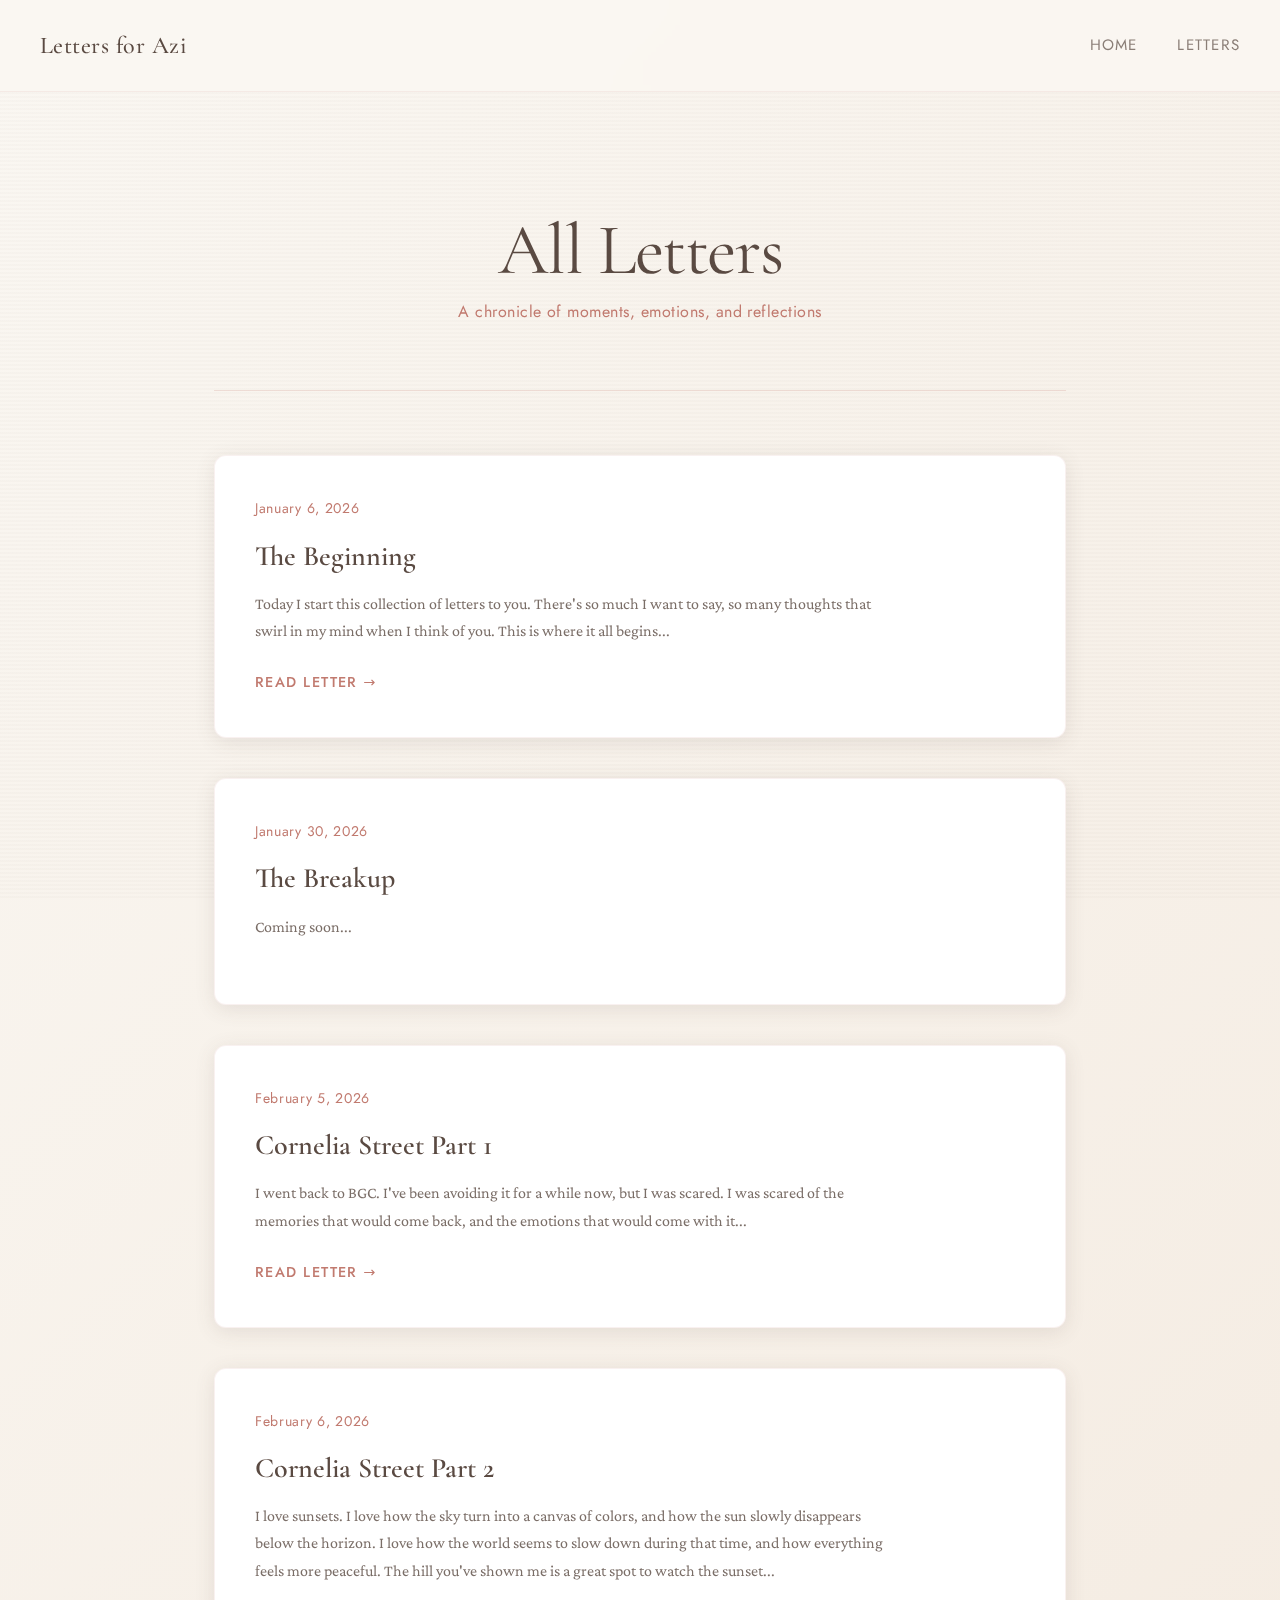
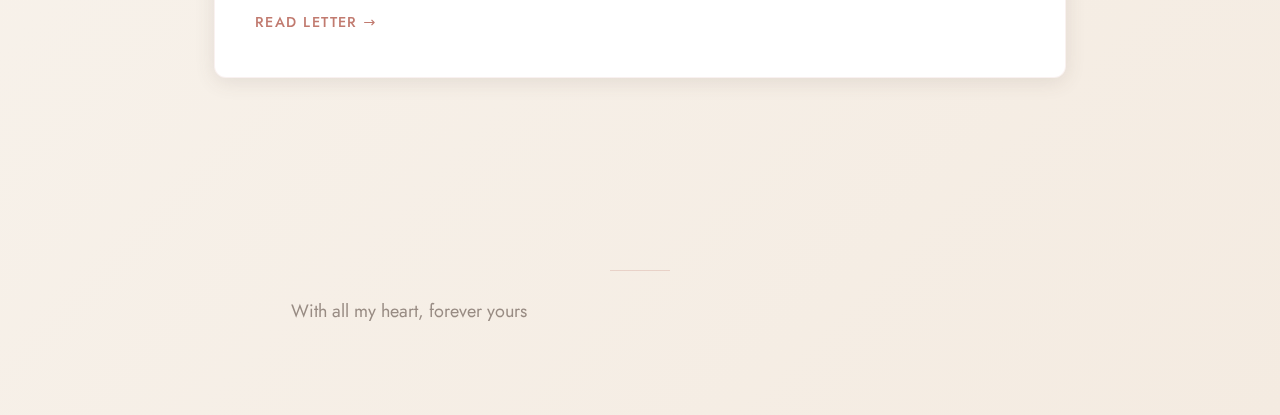
<file: letters.html>
<!DOCTYPE html>
<html lang="en">
<head>
  <meta charset="UTF-8">
  <meta name="viewport" content="width=device-width, initial-scale=1.0">
  <meta name="description" content="All letters to Azi">
  <title>Letters - Azi</title>
  
  <!-- Google Fonts -->
  <link rel="preconnect" href="https://fonts.googleapis.com">
  <link rel="preconnect" href="https://fonts.gstatic.com" crossorigin>
  <link href="https://fonts.googleapis.com/css2?family=Cormorant+Garamond:wght@400;500;600&family=Crimson+Pro:wght@300;400;600&family=Jost:wght@400;500;600&display=swap" rel="stylesheet">
  
  <!-- Stylesheet -->
  <link rel="stylesheet" href="css/style.css">
</head>
<body>
  
  <!-- Navigation -->
  <nav>
    <div class="nav-container">
      <div class="nav-brand">Letters for Azi</div>
      <ul class="nav-links">
        <li><a href="index.html">Home</a></li>
        <li><a href="letters.html">Letters</a></li>
      </ul>
    </div>
  </nav>

  <!-- Main Content -->
  <main>
    <div class="container">
      
      <!-- Page Header -->
      <header class="page-header">
        <h1>All Letters</h1>
        <p>A chronicle of moments, emotions, and reflections</p>
      </header>

      <!-- Letters Grid -->
      <section class="letters-grid">
        
        <!-- sample letter card -->
        <article class="letter-card">
          <div class="letter-meta">January 6, 2026</div>
          <h3>The Beginning</h3>
          <p class="excerpt">
            Today I start this collection of letters to you. There's so much I want to say, 
            so many thoughts that swirl in my mind when I think of you. This is where it all begins...
          </p>
          <a href="letters/letter1.html" class="read-more">Read Letter →</a>
        </article>

        <!-- The Breakup -->
         <article class="letter-card">
            <div class="letter-meta">January 30, 2026</div>
            <h3>The Breakup</h3>
            <p class="excerpt">
              Coming soon...
            </p>
         </article>

        <!-- Cornelia Street Part 1 -->
        <article class="letter-card">
            <div class="letter-meta">February 5, 2026</div>
            <h3>Cornelia Street Part 1</h3>
            <p class="excerpt">
              I went back to BGC. I've been avoiding it for a while now, but I was scared. 
              I was scared of the memories that would come back, 
              and the emotions that would come with it...
            </p>
            <a href="letters/letter-bgc.html" class="read-more">Read Letter →</a>
        </article>

        <!-- Cornelia Street Part 2 -->
        <article class="letter-card">
            <div class="letter-meta">February 6, 2026</div>
            <h3>Cornelia Street Part 2</h3>
            <p class="excerpt">
              I love sunsets. I love how the sky turn into a canvas of colors, and how the sun slowly disappears below the horizon.
              I love how the world seems to slow down during that time, and how everything feels more peaceful. The hill you've shown
              me is a great spot to watch the sunset...
            </p>
            <a href="letters/letter-silangan.html" class="read-more">Read Letter →</a>
        </article>

        <!-- Add more letter cards as needed -->
        <!-- Simply duplicate the structure above and update the content, date, and link -->

      </section>

    </div>
  </main>

  <!-- Footer -->
  <footer>
    <p>With all my heart, forever yours</p>
  </footer>

</body>
</html>
</file>
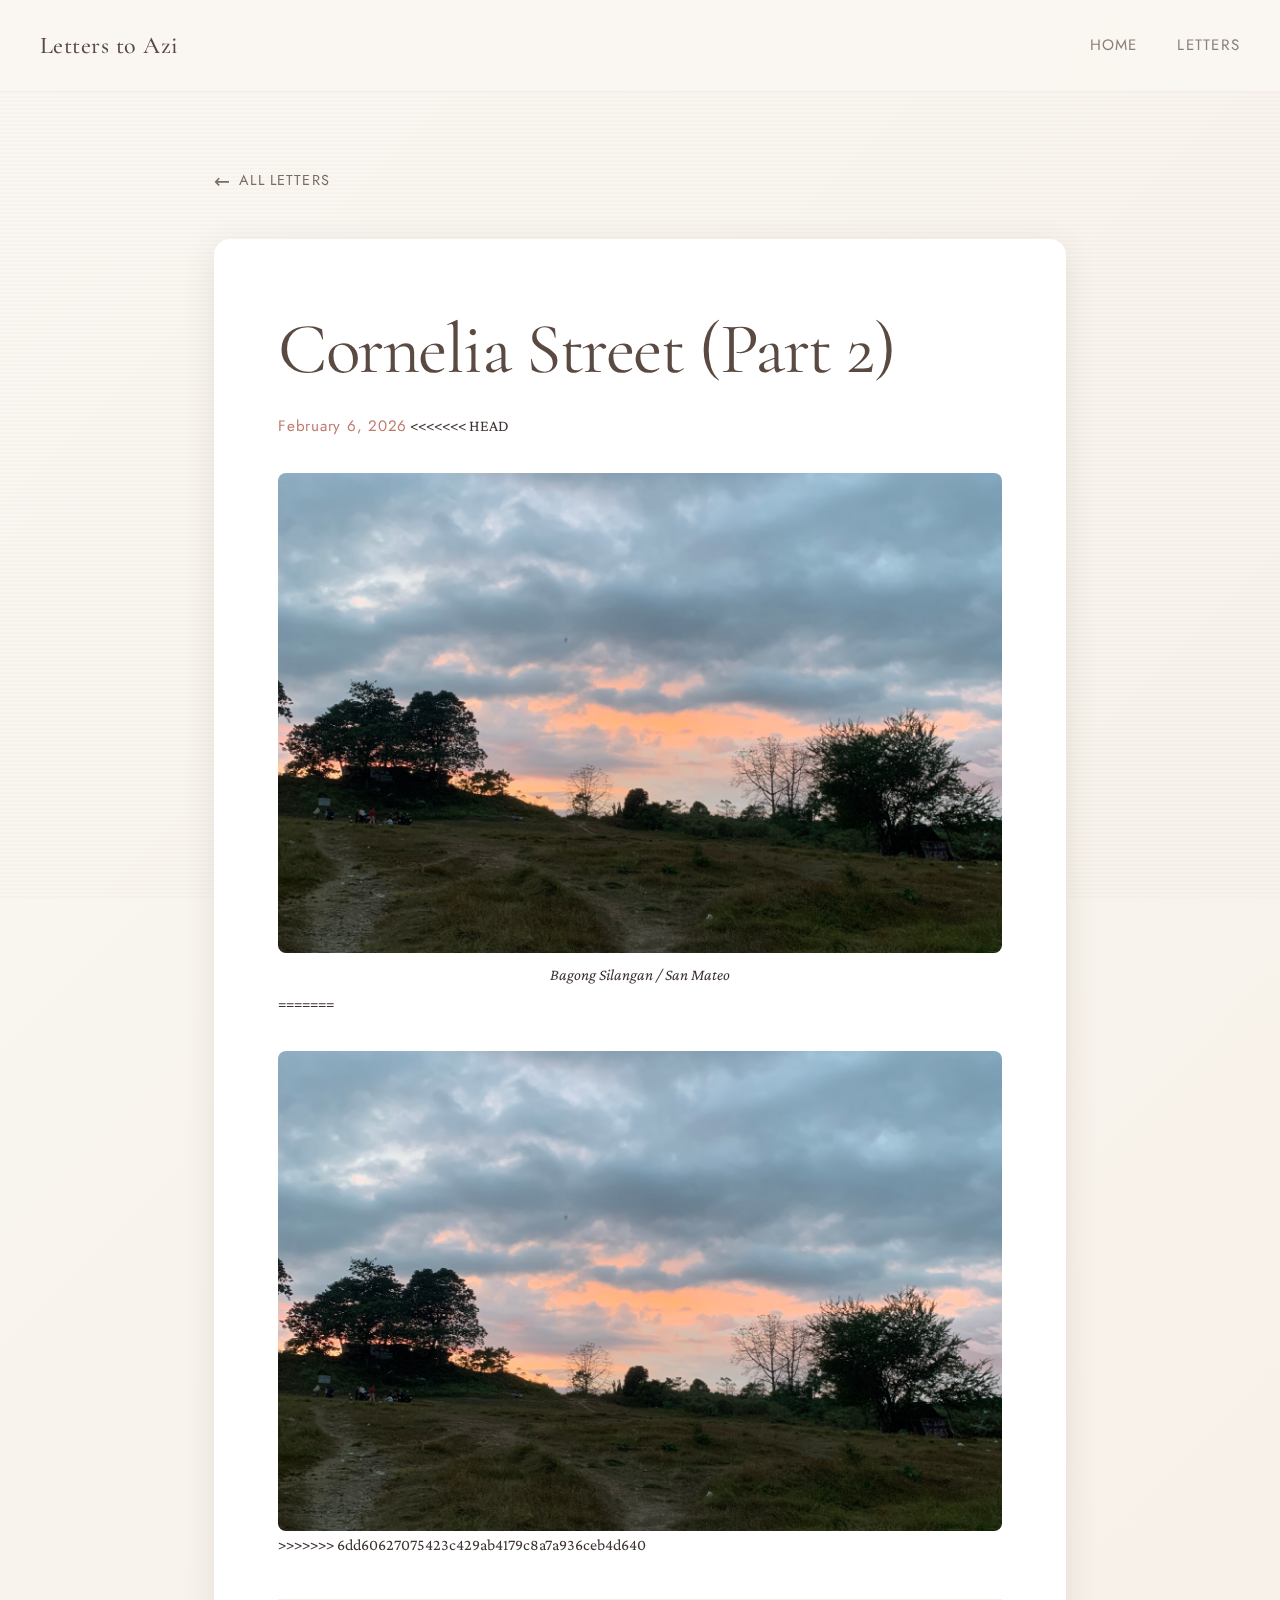
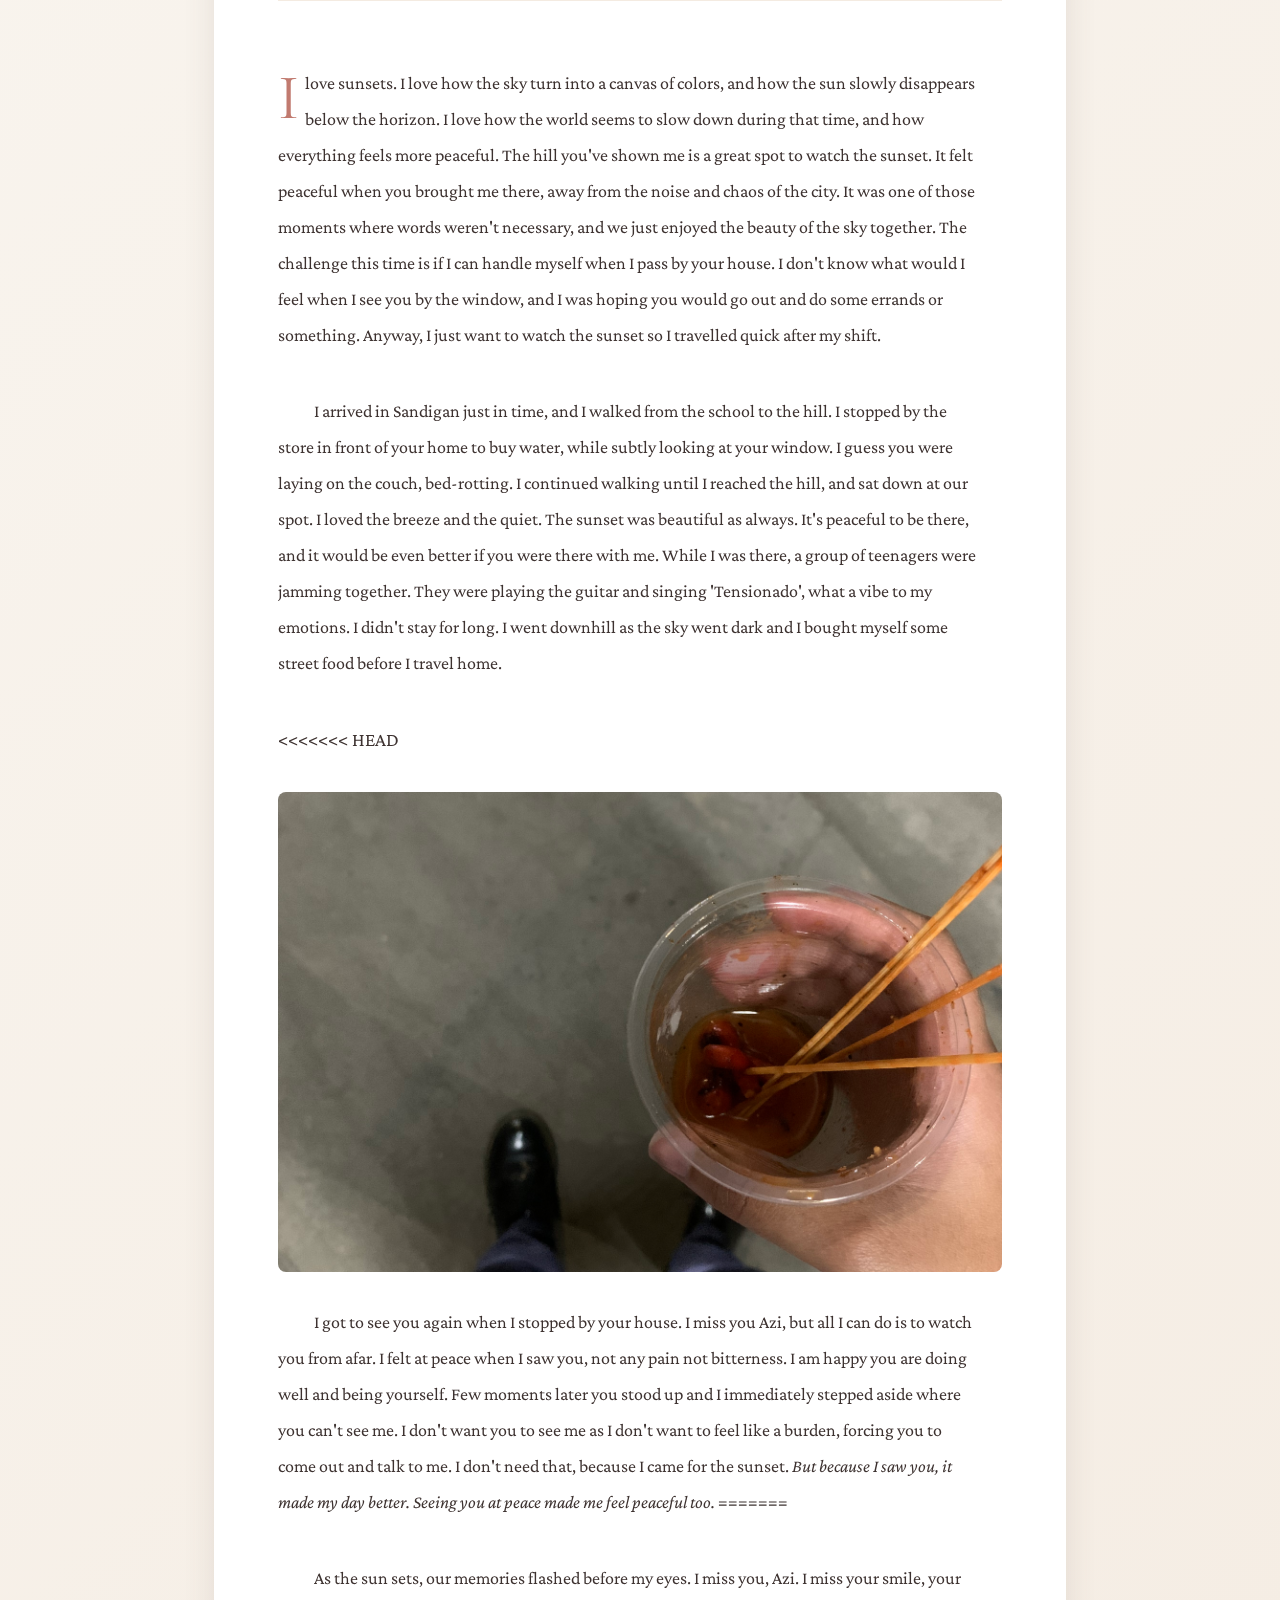
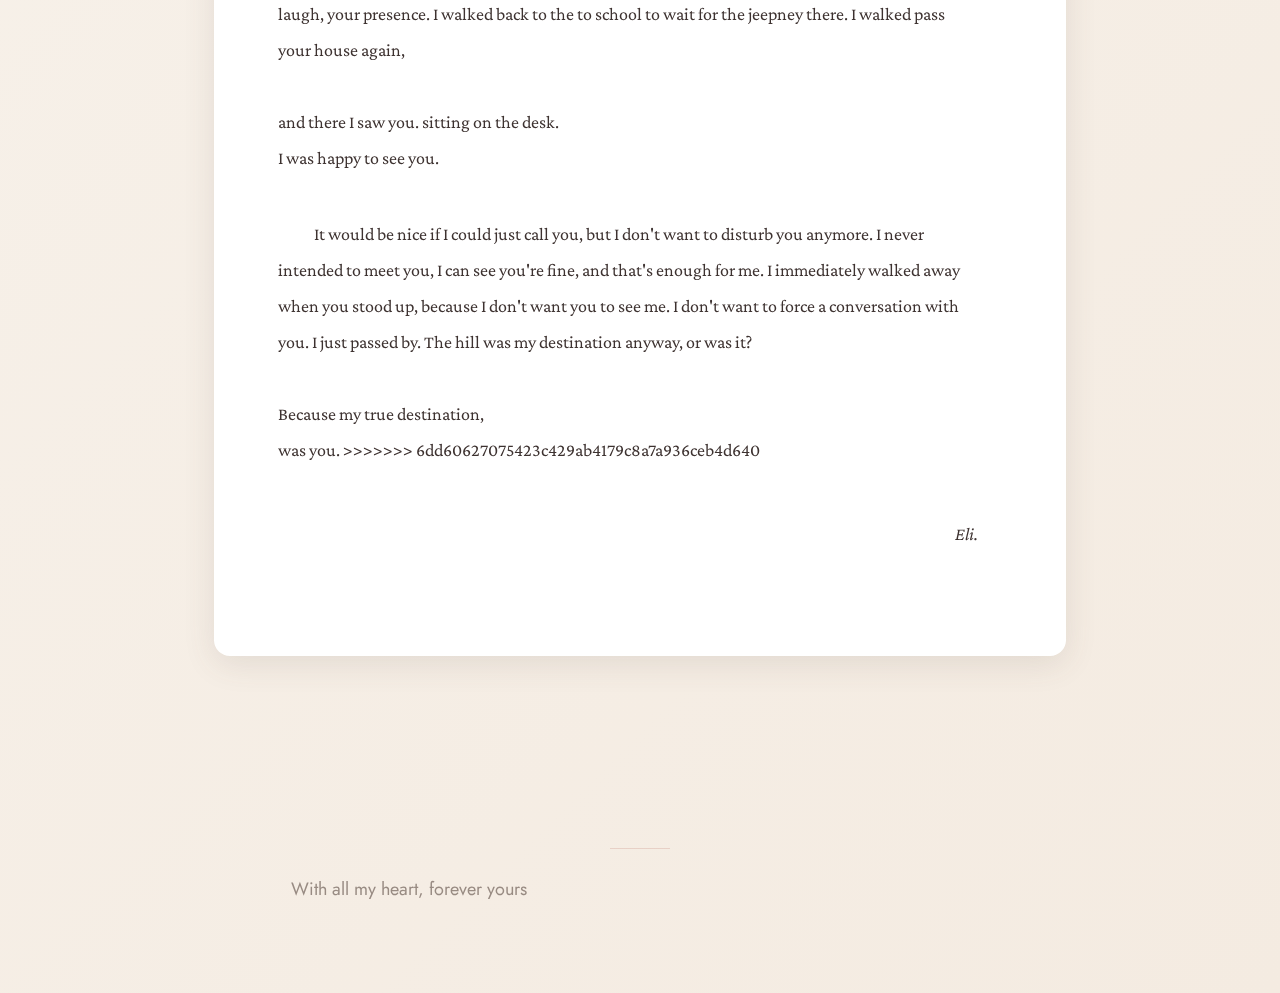
<file: letters/letter-silangan.html>
<!DOCTYPE html>
<html lang="en">
<head>
  <meta charset="UTF-8">
  <meta name="viewport" content="width=device-width, initial-scale=1.0">
  <meta name="description" content="Letter: Cornelia Street (Part 2)">
  <title>Cornelia Street Part 2 - Azi</title>
  
  <!-- Google Fonts -->
  <link rel="preconnect" href="https://fonts.googleapis.com">
  <link rel="preconnect" href="https://fonts.gstatic.com" crossorigin>
  <link href="https://fonts.googleapis.com/css2?family=Cormorant+Garamond:wght@400;500;600&family=Crimson+Pro:wght@300;400;600&family=Jost:wght@400;500;600&display=swap" rel="stylesheet">
  
  <!-- Stylesheet -->
  <link rel="stylesheet" href="../css/style.css">
</head>
<body>
  
  <!-- Navigation -->
  <nav>
    <div class="nav-container">
      <div class="nav-brand">Letters to Azi</div>
      <ul class="nav-links">
        <li><a href="../index.html">Home</a></li>
        <li><a href="../letters.html">Letters</a></li>
      </ul>
    </div>
  </nav>

  <!-- Main Content -->
  <main>
    <div class="container">
      
      <!-- Back Link -->
      <a href="../letters.html" class="back-link">All Letters</a>

      <!-- Letter Content -->
      <article class="letter-content">
        
        <!-- Letter Header -->
        <header class="letter-header">
          <h1>Cornelia Street (Part 2)</h1>
          <time class="letter-date" datetime="2026-02-6">February 6, 2026</time>
<<<<<<< HEAD
          <img src="/images/IMG_1184.jpg" alt="bagongg silangan" class="letter-image" style="display:block; height: 30rem; width: 100%; margin: auto; margin-top:2rem; max-width: 100%; border-radius: 8px; object-fit: cover;">
          <i style="display: block; margin-top: 0.5rem; text-align: center;">Bagong Silangan / San Mateo</i>
=======
          <img src="../images/IMG_1184.jpg" alt="hill" style="display:block; height: 30rem; width: 100%; margin: auto; margin-top:2rem; max-width: 100%; border-radius: 8px; object-fit: cover;">
>>>>>>> 6dd60627075423c429ab4179c8a7a936ceb4d640
        </header>

        <!-- Letter Body -->
        <div class="letter-body">

          <p>
            I love sunsets. I love how the sky turn into a canvas of colors, and how the sun slowly disappears below the horizon.
            I love how the world seems to slow down during that time, and how everything feels more peaceful. The hill you've shown
            me is a great spot to watch the sunset. It felt peaceful when you brought me there, away from the noise and chaos of the
            city. It was one of those moments where words weren't necessary, and we just enjoyed the beauty of the sky together. The
            challenge this time is if I can handle myself when I pass by your house. I don't know what would I feel when I see you by
            the window, and I was hoping you would go out and do some errands or something. Anyway, I just want to watch the sunset
            so I travelled quick after my shift. 
          </p>

          <p>
            I arrived in Sandigan just in time, and I walked from the school to the hill. I
            stopped by the store in front of your home to buy water, while subtly looking at your window. I guess you were laying on
            the couch, bed-rotting. I continued walking until I reached the hill, and sat down at our spot. I loved the breeze and the
            quiet. 
            The sunset was beautiful as always. It's peaceful to be there, and it would be even better if you were there with me.
            While I was there, a group of teenagers were jamming together. They were playing the guitar and singing 'Tensionado',
            what a vibe to my emotions. I didn't stay for long. I went downhill as the sky went dark and I bought myself some street food
            before I travel home. 
          </p>

<<<<<<< HEAD
          <img src="/images/IMG_1187.jpg" alt="isaw" style="display:block; height: 30rem; width: 100%; margin: auto; margin-top:2rem; margin-bottom: 2rem; max-width: 100%; border-radius: 8px; object-fit: cover;">

          <p>
            I got to see you again when I stopped by your house. I miss you Azi, but all I can do is to watch you from afar. I felt at peace
            when I saw you, not any pain not bitterness. I am happy you are doing well and being yourself. Few moments later you stood up and
            I immediately stepped aside where you can't see me. I don't want you to see me as I don't want to feel like a burden, forcing you
            to come out and talk to me. I don't need that, because I came for the sunset. <i>But because I saw you, it made my day better.
            Seeing you at peace made me feel peaceful too.</i>
=======
          <p>
            As the sun sets, our memories flashed before my eyes. I miss you, Azi. I miss your smile, your laugh, your presence.
            I walked back to the to school to wait for the jeepney there. I walked pass your house again,
            <br><br>
            and there I saw you. sitting on the desk.
            <br>
            I was happy to see you.
          </p>

          <p>
            It would be nice if I could just call you, but I don't want to disturb you anymore. I never intended
            to meet you, I can see you're fine, and that's enough for me. I immediately walked away when you stood up, because I don't
            want you to see me. I don't want to force a conversation with you. I just passed by. The hill was my destination anyway,
            or was it?
            <br><br>
            Because my true destination,<br> was you.
>>>>>>> 6dd60627075423c429ab4179c8a7a936ceb4d640
          </p>

          <!-- Optional: Add a closing signature -->
          <p style="text-align: right; font-style: italic; margin-top: 3rem;">
            Eli.
          </p>
        </div>

      </article>

    </div>
  </main>

  <!-- Footer -->
  <footer>
    <p>With all my heart, forever yours</p>
  </footer>

</body>
</html>
</file>
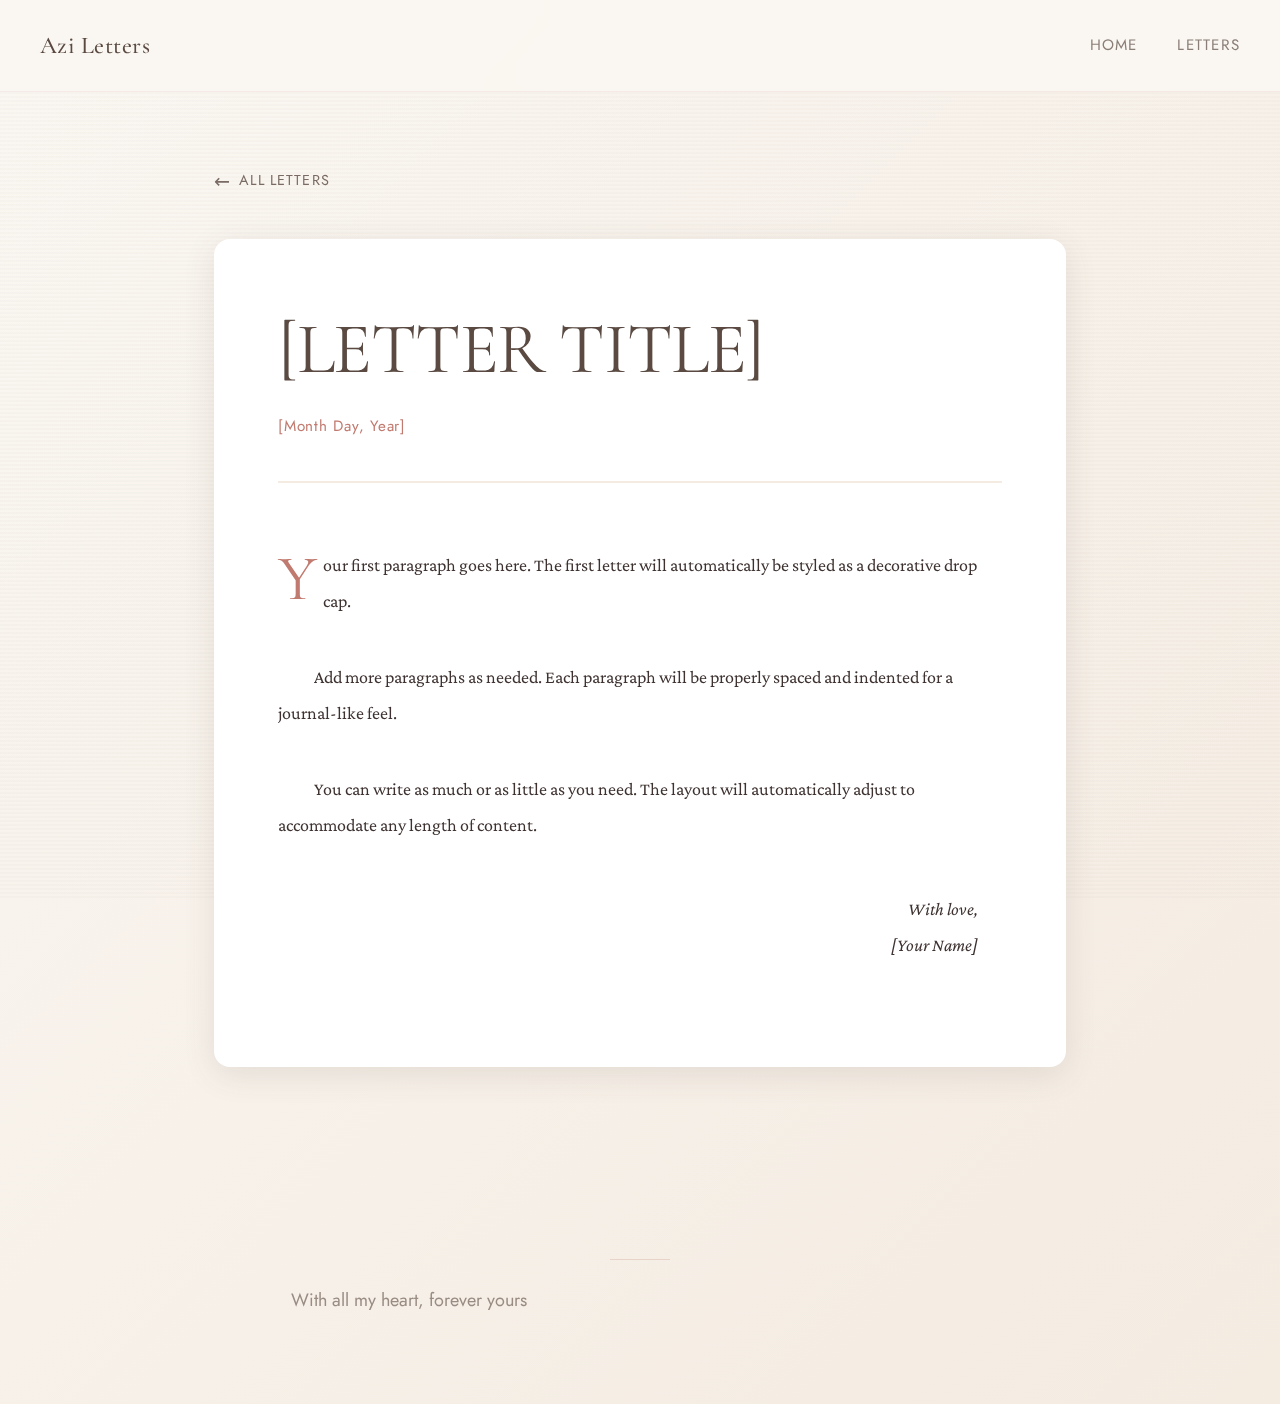
<file: letters/letter-template copy.html>
<!DOCTYPE html>
<html lang="en">
<head>
  <meta charset="UTF-8">
  <meta name="viewport" content="width=device-width, initial-scale=1.0">
  <meta name="description" content="Letter: [LETTER TITLE]">
  <title>[LETTER TITLE] - Azi Letters</title>
  
  <!-- Google Fonts -->
  <link rel="preconnect" href="https://fonts.googleapis.com">
  <link rel="preconnect" href="https://fonts.gstatic.com" crossorigin>
  <link href="https://fonts.googleapis.com/css2?family=Cormorant+Garamond:wght@400;500;600&family=Crimson+Pro:wght@300;400;600&family=Jost:wght@400;500;600&display=swap" rel="stylesheet">
  
  <!-- Stylesheet -->
  <link rel="stylesheet" href="../css/style.css">
</head>
<body>
  
  <!-- Navigation -->
  <nav>
    <div class="nav-container">
      <div class="nav-brand">Azi Letters</div>
      <ul class="nav-links">
        <li><a href="../index.html">Home</a></li>
        <li><a href="../letters.html">Letters</a></li>
      </ul>
    </div>
  </nav>

  <!-- Main Content -->
  <main>
    <div class="container">
      
      <!-- Back Link -->
      <a href="../letters.html" class="back-link">All Letters</a>

      <!-- Letter Content -->
      <article class="letter-content">
        
        <!-- Letter Header -->
        <header class="letter-header">
          <h1>[LETTER TITLE]</h1>
          <time class="letter-date" datetime="[YYYY-MM-DD]">[Month Day, Year]</time>
        </header>

        <!-- Letter Body -->
        <div class="letter-body">
          
          <!-- INSTRUCTIONS FOR USE:
          
          1. Replace [LETTER TITLE] with your letter's title (in 3 places above)
          2. Replace [YYYY-MM-DD] with date in format: 2026-02-20
          3. Replace [Month Day, Year] with date like: February 20, 2026
          4. Write your letter below using <p> tags for each paragraph
          5. Save this file as letter4.html (or next number) in the letters/ folder
          6. Add a card for this letter in letters.html
          
          Delete these instructions before publishing!
          -->

          <p>
            Your first paragraph goes here. The first letter will automatically 
            be styled as a decorative drop cap.
          </p>

          <p>
            Add more paragraphs as needed. Each paragraph will be properly spaced 
            and indented for a journal-like feel.
          </p>

          <p>
            You can write as much or as little as you need. The layout will 
            automatically adjust to accommodate any length of content.
          </p>

          <!-- Add more paragraphs as needed -->

          <!-- Optional: Add a closing signature -->
          <p style="text-align: right; font-style: italic; margin-top: 3rem;">
            With love,<br>
            [Your Name]
          </p>
        </div>

      </article>

    </div>
  </main>

  <!-- Footer -->
  <footer>
    <p>With all my heart, forever yours</p>
  </footer>

</body>
</html>
</file>
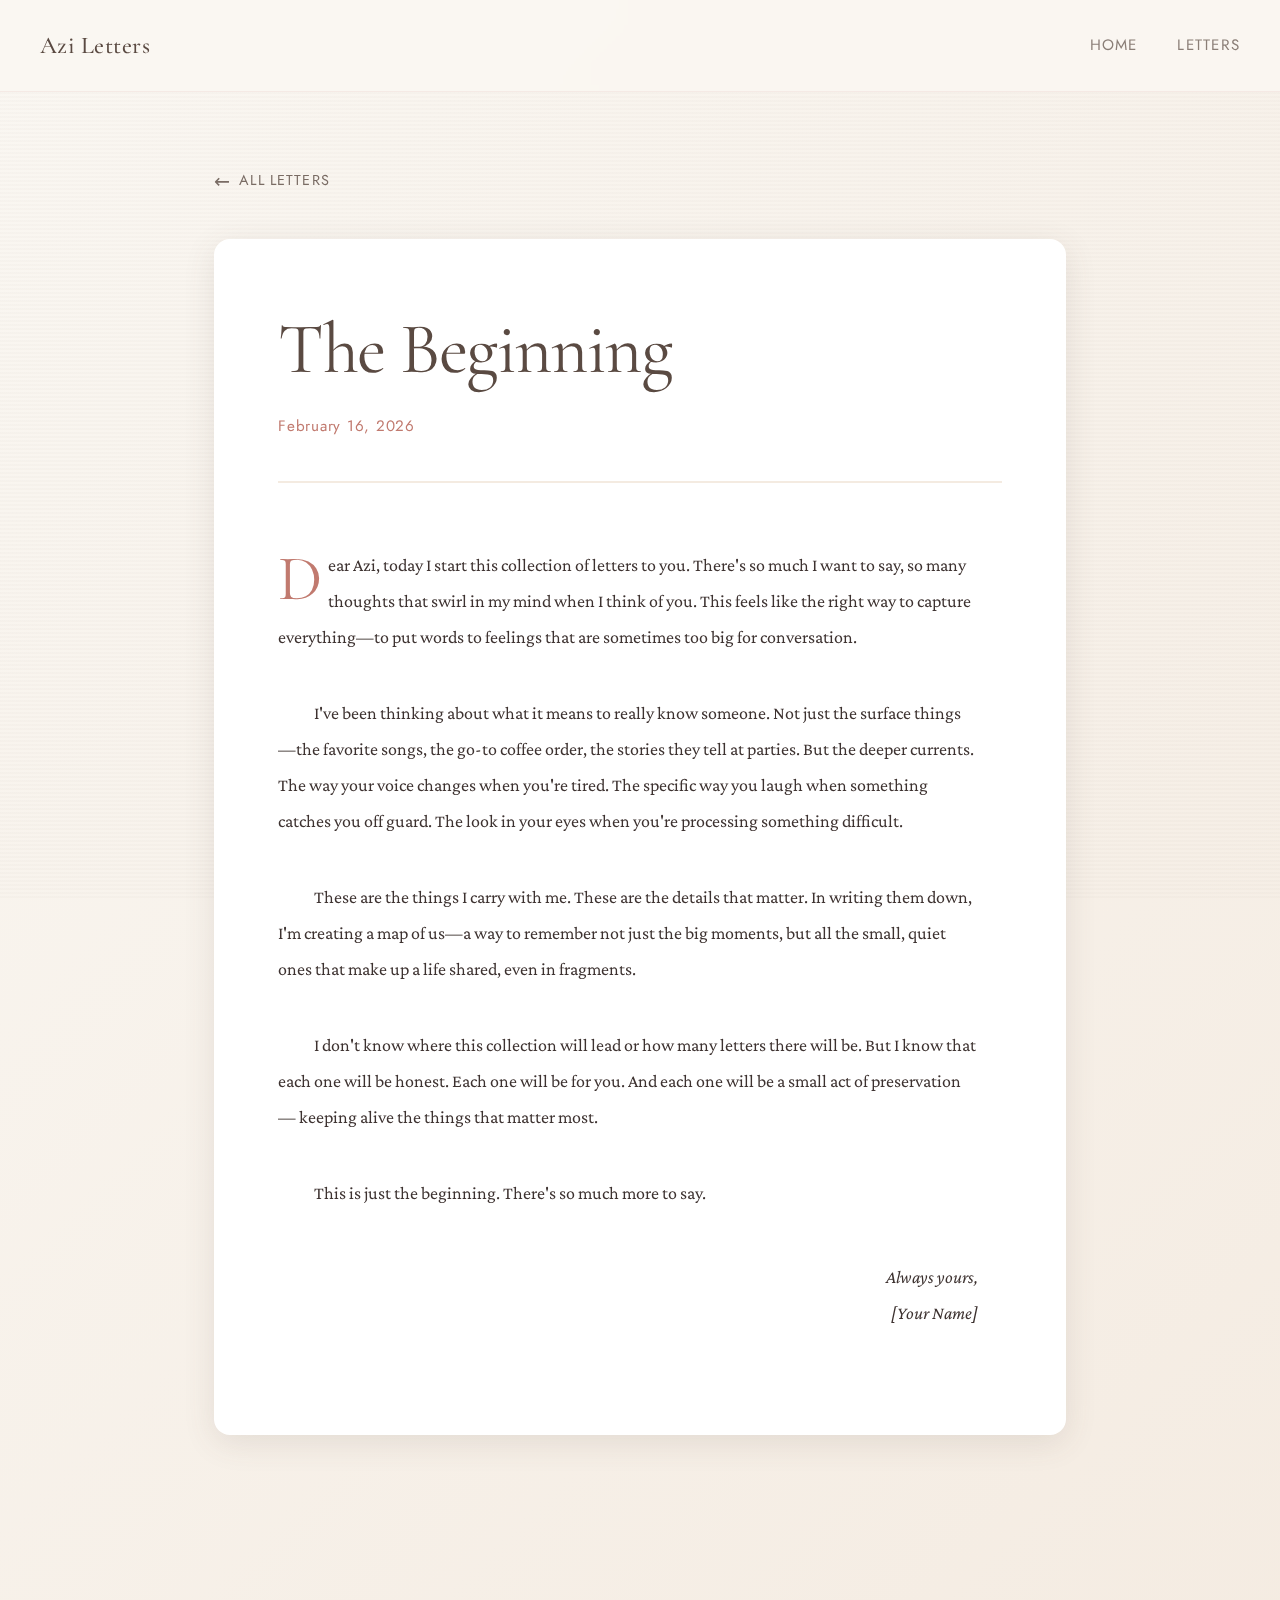
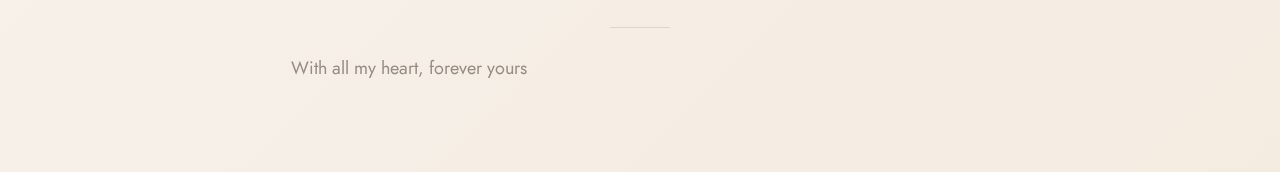
<file: letters/letter1.html>
<!DOCTYPE html>
<html lang="en">
<head>
  <meta charset="UTF-8">
  <meta name="viewport" content="width=device-width, initial-scale=1.0">
  <meta name="description" content="Letter: The Beginning">
  <title>The Beginning - Azi Letters</title>
  
  <!-- Google Fonts -->
  <link rel="preconnect" href="https://fonts.googleapis.com">
  <link rel="preconnect" href="https://fonts.gstatic.com" crossorigin>
  <link href="https://fonts.googleapis.com/css2?family=Cormorant+Garamond:wght@400;500;600&family=Crimson+Pro:wght@300;400;600&family=Jost:wght@400;500;600&display=swap" rel="stylesheet">
  
  <!-- Stylesheet -->
  <link rel="stylesheet" href="../css/style.css">
</head>
<body>
  
  <!-- Navigation -->
  <nav>
    <div class="nav-container">
      <div class="nav-brand">Azi Letters</div>
      <ul class="nav-links">
        <li><a href="../index.html">Home</a></li>
        <li><a href="../letters.html">Letters</a></li>
      </ul>
    </div>
  </nav>

  <!-- Main Content -->
  <main>
    <div class="container">
      
      <!-- Back Link -->
      <a href="../letters.html" class="back-link">All Letters</a>

      <!-- Letter Content -->
      <article class="letter-content">
        
        <!-- Letter Header -->
        <header class="letter-header">
          <h1>The Beginning</h1>
          <time class="letter-date" datetime="2026-02-16">February 16, 2026</time>
        </header>

        <!-- Letter Body -->
        <div class="letter-body">
          <p>
            Dear Azi, today I start this collection of letters to you. There's so much I want to say, 
            so many thoughts that swirl in my mind when I think of you. This feels like the right way 
            to capture everything—to put words to feelings that are sometimes too big for conversation.
          </p>

          <p>
            I've been thinking about what it means to really know someone. Not just the surface things—the 
            favorite songs, the go-to coffee order, the stories they tell at parties. But the deeper currents. 
            The way your voice changes when you're tired. The specific way you laugh when something catches 
            you off guard. The look in your eyes when you're processing something difficult.
          </p>

          <p>
            These are the things I carry with me. These are the details that matter. In writing them down, 
            I'm creating a map of us—a way to remember not just the big moments, but all the small, quiet 
            ones that make up a life shared, even in fragments.
          </p>

          <p>
            I don't know where this collection will lead or how many letters there will be. But I know that 
            each one will be honest. Each one will be for you. And each one will be a small act of preservation—
            keeping alive the things that matter most.
          </p>

          <p>
            This is just the beginning. There's so much more to say.
          </p>

          <p style="text-align: right; font-style: italic; margin-top: 3rem;">
            Always yours,<br>
            [Your Name]
          </p>
        </div>

      </article>

    </div>
  </main>

  <!-- Footer -->
  <footer>
    <p>With all my heart, forever yours</p>
  </footer>

</body>
</html>
</file>
<file: css/style.css>
/* =================================
   Azi Letters - Stylesheet
   A journal of love and memory
   ================================= */

/* ===== CSS VARIABLES ===== */
:root {
  /* Color Palette - Warm, nostalgic tones */
  --color-cream: #faf7f2;
  --color-parchment: #f4ebe1;
  --color-soft-rose: #e8b4a8;
  --color-terracotta: #c17a6f;
  --color-deep-brown: #5a4a42;
  --color-ink: #3d3230;
  --color-shadow: rgba(93, 74, 66, 0.12);
  
  /* Typography */
  --font-display: 'Cormorant Garamond', 'Georgia', serif;
  --font-body: 'Crimson Pro', 'Georgia', serif;
  --font-ui: 'Jost', 'system-ui', sans-serif;
  
  /* Spacing */
  --space-xs: 0.5rem;
  --space-sm: 1rem;
  --space-md: 1.5rem;
  --space-lg: 2.5rem;
  --space-xl: 4rem;
  
  /* Effects */
  --shadow-soft: 0 4px 20px var(--color-shadow);
  --shadow-card: 0 8px 32px var(--color-shadow);
  --transition: all 0.4s cubic-bezier(0.4, 0, 0.2, 1);
}

/* ===== GLOBAL RESET & BASE STYLES ===== */
* {
  margin: 0;
  padding: 0;
  box-sizing: border-box;
}

html {
  font-size: 16px;
  scroll-behavior: smooth;
}

body {
  font-family: var(--font-body);
  background: linear-gradient(135deg, var(--color-cream) 0%, var(--color-parchment) 100%);
  color: var(--color-ink);
  line-height: 1.8;
  min-height: 100vh;
  position: relative;
  overflow-x: hidden;
}

/* Subtle paper texture overlay */
body::before {
  content: '';
  position: fixed;
  top: 0;
  left: 0;
  width: 100%;
  height: 100%;
  background-image: 
    repeating-linear-gradient(
      0deg,
      transparent,
      transparent 2px,
      rgba(93, 74, 66, 0.02) 2px,
      rgba(93, 74, 66, 0.02) 4px
    );
  pointer-events: none;
  z-index: 1;
}

/* ===== TYPOGRAPHY ===== */
h1, h2, h3, h4, h5, h6 {
  font-family: var(--font-display);
  font-weight: 600;
  line-height: 1.3;
  color: var(--color-deep-brown);
}

h1 {
  font-size: clamp(2.5rem, 6vw, 4.5rem);
  font-weight: 400;
  letter-spacing: -0.02em;
}

h2 {
  font-size: clamp(1.75rem, 4vw, 2.5rem);
  margin-bottom: var(--space-md);
}

h3 {
  font-size: clamp(1.25rem, 3vw, 1.75rem);
  margin-bottom: var(--space-sm);
}

p {
  margin-bottom: var(--space-md);
  font-size: 1.125rem;
  max-width: 70ch;
}

a {
  color: var(--color-terracotta);
  text-decoration: none;
  transition: var(--transition);
  position: relative;
}

a::after {
  content: '';
  position: absolute;
  bottom: -2px;
  left: 0;
  width: 0;
  height: 1px;
  background: var(--color-terracotta);
  transition: var(--transition);
}

a:hover::after {
  width: 100%;
}

a:hover {
  color: var(--color-deep-brown);
}

/* ===== NAVIGATION ===== */
nav {
  position: fixed;
  top: 0;
  left: 0;
  right: 0;
  padding: var(--space-md) var(--space-lg);
  background: rgba(250, 247, 242, 0.85);
  backdrop-filter: blur(12px);
  border-bottom: 1px solid rgba(193, 122, 111, 0.1);
  z-index: 100;
  animation: slideDown 0.6s ease-out;
}

@keyframes slideDown {
  from {
    transform: translateY(-100%);
    opacity: 0;
  }
  to {
    transform: translateY(0);
    opacity: 1;
  }
}

nav .nav-container {
  max-width: 1200px;
  margin: 0 auto;
  display: flex;
  justify-content: space-between;
  align-items: center;
}

nav .nav-brand {
  font-family: var(--font-display);
  font-size: 1.5rem;
  font-weight: 500;
  color: var(--color-deep-brown);
  letter-spacing: 0.02em;
}

nav .nav-links {
  display: flex;
  gap: var(--space-lg);
  list-style: none;
  font-family: var(--font-ui);
  font-size: 0.95rem;
  text-transform: uppercase;
  letter-spacing: 0.08em;
}

nav .nav-links a {
  color: var(--color-deep-brown);
  opacity: 0.7;
  transition: var(--transition);
}

nav .nav-links a:hover {
  opacity: 1;
  color: var(--color-terracotta);
}

nav .nav-links a::after {
  display: none;
}

/* ===== MAIN CONTAINER ===== */
main {
  position: relative;
  z-index: 2;
  padding-top: 100px;
  min-height: 100vh;
}

.container {
  max-width: 900px;
  margin: 0 auto;
  padding: var(--space-xl) var(--space-md);
}

/* ===== HOME PAGE STYLES ===== */
.hero {
  text-align: center;
  padding: var(--space-xl) 0;
  animation: fadeInUp 1s ease-out;
}

@keyframes fadeInUp {
  from {
    opacity: 0;
    transform: translateY(30px);
  }
  to {
    opacity: 1;
    transform: translateY(0);
  }
}

.hero h1 {
  margin-bottom: var(--space-md);
  animation: fadeInUp 1s ease-out 0.2s backwards;
}

.hero .subtitle {
  font-family: var(--font-ui);
  font-size: 1.125rem;
  color: var(--color-terracotta);
  margin-bottom: var(--space-lg);
  letter-spacing: 0.05em;
  animation: fadeInUp 1s ease-out 0.4s backwards;
}

.dedication {
  background: white;
  padding: var(--space-xl);
  border-radius: 16px;
  box-shadow: var(--shadow-card);
  margin: var(--space-xl) auto;
  max-width: 700px;
  position: relative;
  animation: fadeInUp 1s ease-out 0.6s backwards;
}

.dedication::before {
  content: '"';
  position: absolute;
  top: -20px;
  left: 20px;
  font-size: 6rem;
  font-family: var(--font-display);
  color: var(--color-soft-rose);
  opacity: 0.3;
  line-height: 1;
}

.dedication p {
  font-size: 1.25rem;
  line-height: 2;
  margin: 0;
  text-align: left;
}

.cta-button {
  display: inline-block;
  margin-top: var(--space-lg);
  padding: var(--space-sm) var(--space-lg);
  background: var(--color-terracotta);
  color: white;
  font-family: var(--font-ui);
  font-size: 0.95rem;
  text-transform: uppercase;
  letter-spacing: 0.1em;
  border-radius: 50px;
  box-shadow: var(--shadow-soft);
  transition: var(--transition);
  animation: fadeInUp 1s ease-out 0.8s backwards;
}

.cta-button::after {
  display: none;
}

.cta-button:hover {
  background: var(--color-deep-brown);
  transform: translateY(-2px);
  box-shadow: 0 6px 24px rgba(93, 74, 66, 0.2);
  color: white;
}

/* ===== LETTERS LIST PAGE ===== */
.page-header {
  text-align: center;
  padding: var(--space-lg) 0 var(--space-xl);
  border-bottom: 1px solid rgba(193, 122, 111, 0.2);
  margin-bottom: var(--space-xl);
  animation: fadeInUp 0.8s ease-out;
}

.page-header p {
  font-family: var(--font-ui);
  color: var(--color-terracotta);
  margin: 0 auto;
  font-size: 1rem;
  letter-spacing: 0.03em;
}

.letters-grid {
  display: grid;
  gap: var(--space-lg);
  margin-bottom: var(--space-xl);
}

.letter-card {
  background: white;
  padding: var(--space-lg);
  border-radius: 12px;
  box-shadow: var(--shadow-soft);
  transition: var(--transition);
  border: 1px solid rgba(193, 122, 111, 0.1);
  position: relative;
  overflow: hidden;
  animation: fadeInUp 0.6s ease-out backwards;
}

.letter-card:nth-child(1) { animation-delay: 0.1s; }
.letter-card:nth-child(2) { animation-delay: 0.2s; }
.letter-card:nth-child(3) { animation-delay: 0.3s; }
.letter-card:nth-child(4) { animation-delay: 0.4s; }
.letter-card:nth-child(5) { animation-delay: 0.5s; }
.letter-card:nth-child(6) { animation-delay: 0.6s; }

.letter-card::before {
  content: '';
  position: absolute;
  top: 0;
  left: 0;
  width: 4px;
  height: 0;
  background: linear-gradient(to bottom, var(--color-soft-rose), var(--color-terracotta));
  transition: var(--transition);
}

.letter-card:hover {
  transform: translateY(-4px);
  box-shadow: var(--shadow-card);
}

.letter-card:hover::before {
  height: 100%;
}

.letter-meta {
  font-family: var(--font-ui);
  font-size: 0.875rem;
  color: var(--color-terracotta);
  margin-bottom: var(--space-sm);
  letter-spacing: 0.05em;
}

.letter-card h3 {
  margin-bottom: var(--space-sm);
}

.letter-card .excerpt {
  color: var(--color-deep-brown);
  opacity: 0.8;
  margin-bottom: var(--space-md);
  font-size: 1rem;
  line-height: 1.7;
}

.read-more {
  font-family: var(--font-ui);
  font-size: 0.9rem;
  color: var(--color-terracotta);
  text-transform: uppercase;
  letter-spacing: 0.1em;
  font-weight: 500;
}

/* ===== INDIVIDUAL LETTER PAGE ===== */
.letter-content {
  background: white;
  padding: var(--space-xl);
  border-radius: 16px;
  box-shadow: var(--shadow-card);
  margin-bottom: var(--space-xl);
  animation: fadeInUp 0.8s ease-out;
}

.letter-header {
  border-bottom: 2px solid var(--color-parchment);
  padding-bottom: var(--space-lg);
  margin-bottom: var(--space-xl);
}

.letter-header h1 {
  margin-bottom: var(--space-sm);
}

.letter-date {
  font-family: var(--font-ui);
  color: var(--color-terracotta);
  font-size: 0.95rem;
  letter-spacing: 0.05em;
}

.letter-body {
  font-size: 1.2rem;
  line-height: 2;
  color: var(--color-ink);
}

.letter-body p {
  margin-bottom: var(--space-lg);
  text-indent: 2em;
}

.letter-body p:first-child {
  text-indent: 0;
}

.letter-body p:first-child::first-letter {
  font-size: 4rem;
  font-family: var(--font-display);
  float: left;
  line-height: 0.8;
  margin: 0.1em 0.1em 0 0;
  color: var(--color-terracotta);
}

.back-link {
  display: inline-flex;
  align-items: center;
  gap: var(--space-xs);
  font-family: var(--font-ui);
  font-size: 0.9rem;
  text-transform: uppercase;
  letter-spacing: 0.08em;
  color: var(--color-deep-brown);
  margin-bottom: var(--space-lg);
  opacity: 0.8;
  animation: fadeInUp 0.6s ease-out;
}

.back-link:hover {
  opacity: 1;
}

.back-link::before {
  content: '←';
  font-size: 1.2rem;
}

/* ===== FOOTER ===== */
footer {
  text-align: center;
  padding: var(--space-xl) var(--space-md);
  font-family: var(--font-ui);
  font-size: 0.875rem;
  color: var(--color-deep-brown);
  opacity: 0.6;
  position: relative;
  z-index: 2;
}

footer::before {
  content: '';
  display: block;
  width: 60px;
  height: 1px;
  background: var(--color-terracotta);
  margin: 0 auto var(--space-md);
  opacity: 0.4;
}

/* ===== RESPONSIVE DESIGN ===== */
@media (max-width: 768px) {
  :root {
    --space-xl: 2.5rem;
    --space-lg: 1.75rem;
  }
  
  nav {
    padding: var(--space-sm) var(--space-md);
  }
  
  nav .nav-brand {
    font-size: 1.25rem;
  }
  
  nav .nav-links {
    gap: var(--space-md);
    font-size: 0.85rem;
  }
  
  .container {
    padding: var(--space-lg) var(--space-md);
  }
  
  .dedication {
    padding: var(--space-lg);
  }
  
  .dedication::before {
    font-size: 4rem;
    top: -10px;
    left: 10px;
  }
  
  .letter-content {
    padding: var(--space-lg);
  }
  
  .letter-body {
    font-size: 1.1rem;
  }
  
  .letter-body p:first-child::first-letter {
    font-size: 3rem;
  }
}

/* ===== ACCESSIBILITY ===== */
@media (prefers-reduced-motion: reduce) {
  *,
  *::before,
  *::after {
    animation-duration: 0.01ms !important;
    animation-iteration-count: 1 !important;
    transition-duration: 0.01ms !important;
  }
}

/* Focus styles for keyboard navigation */
a:focus-visible,
button:focus-visible {
  outline: 2px solid var(--color-terracotta);
  outline-offset: 4px;
  border-radius: 2px;
}
</file>
